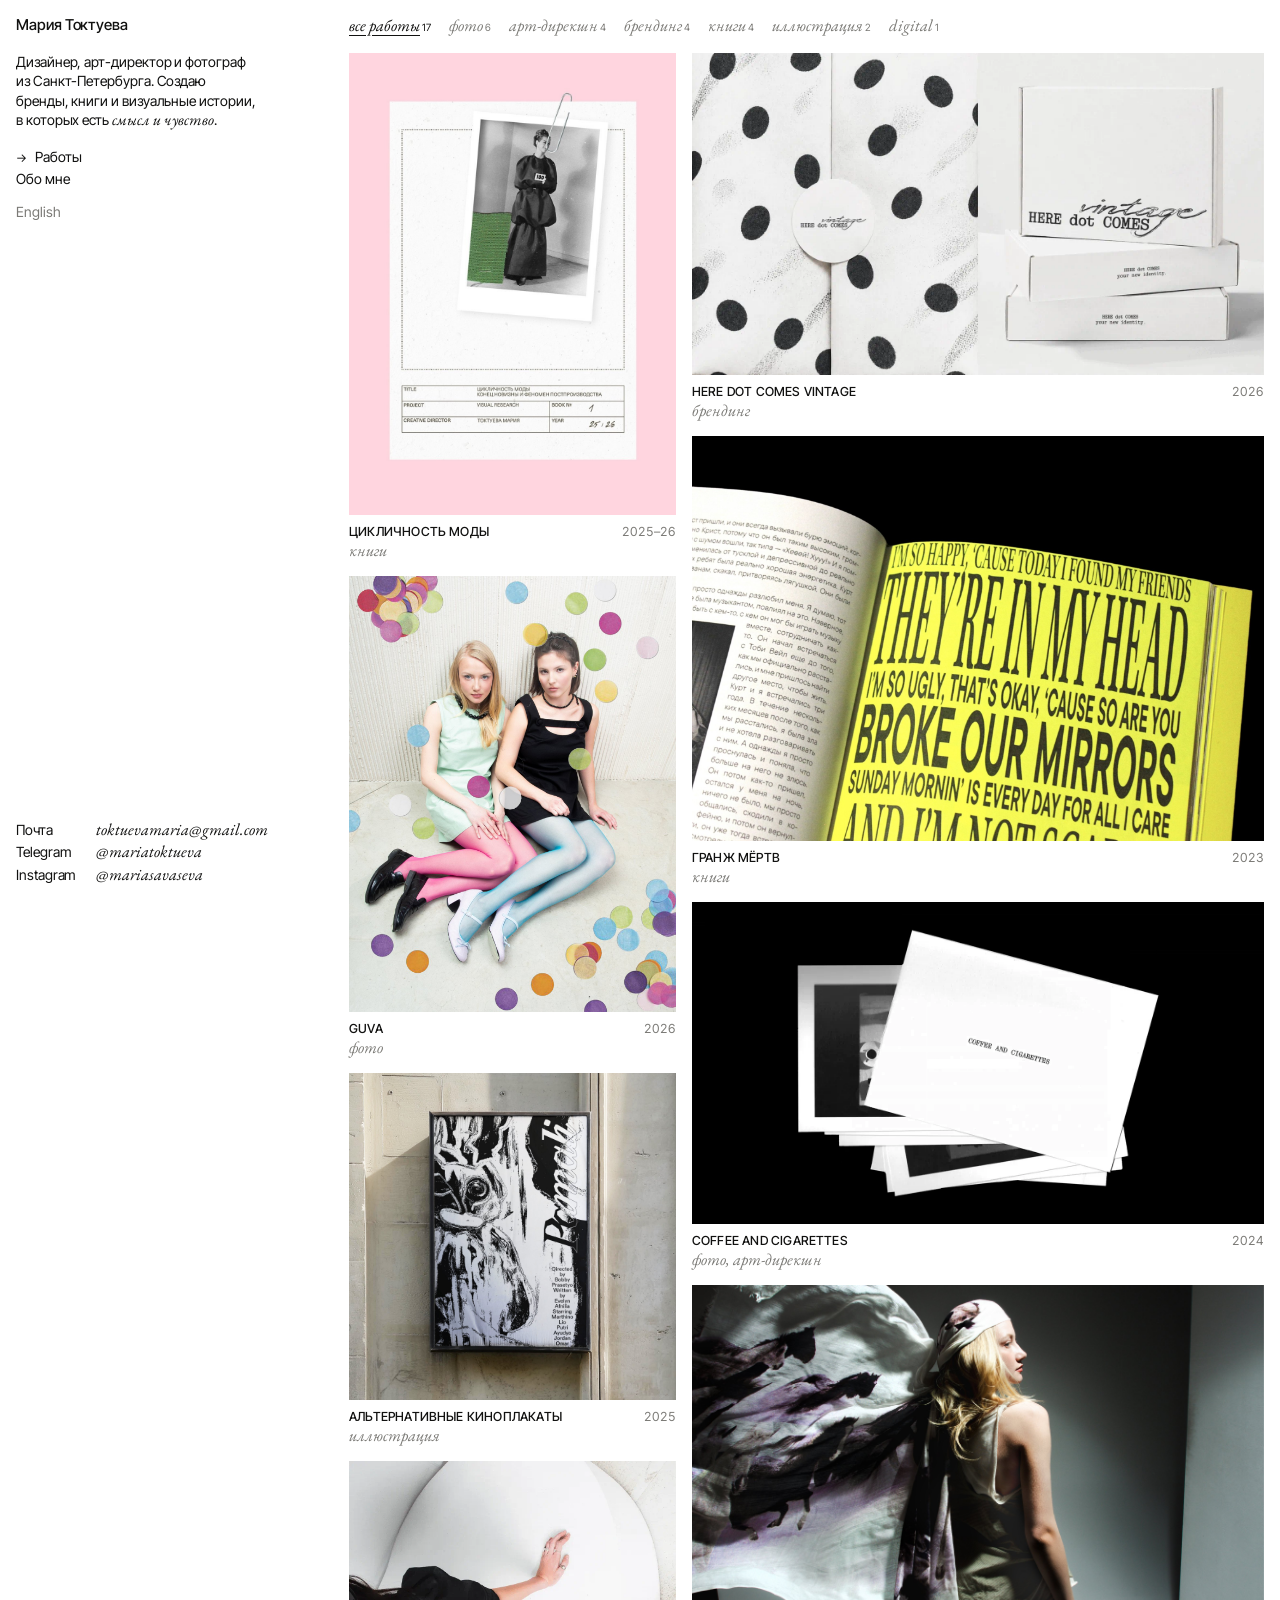
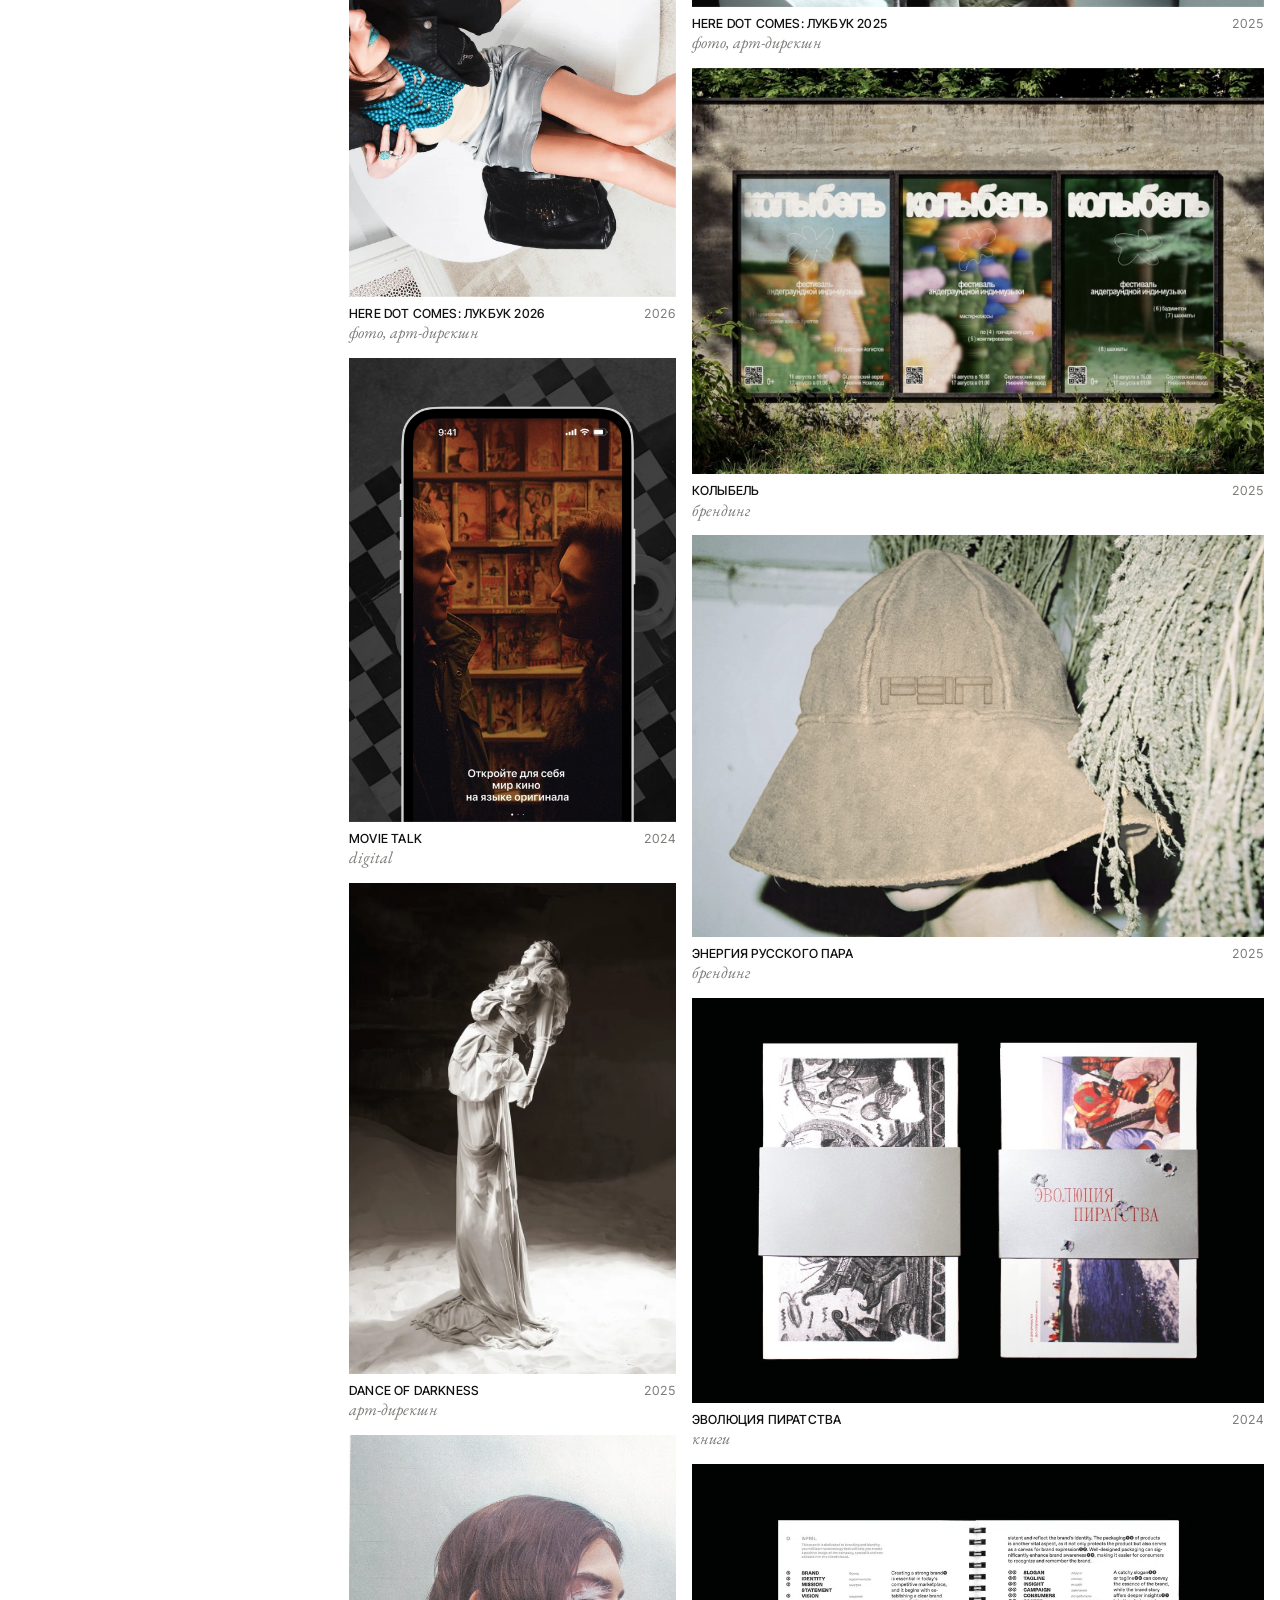
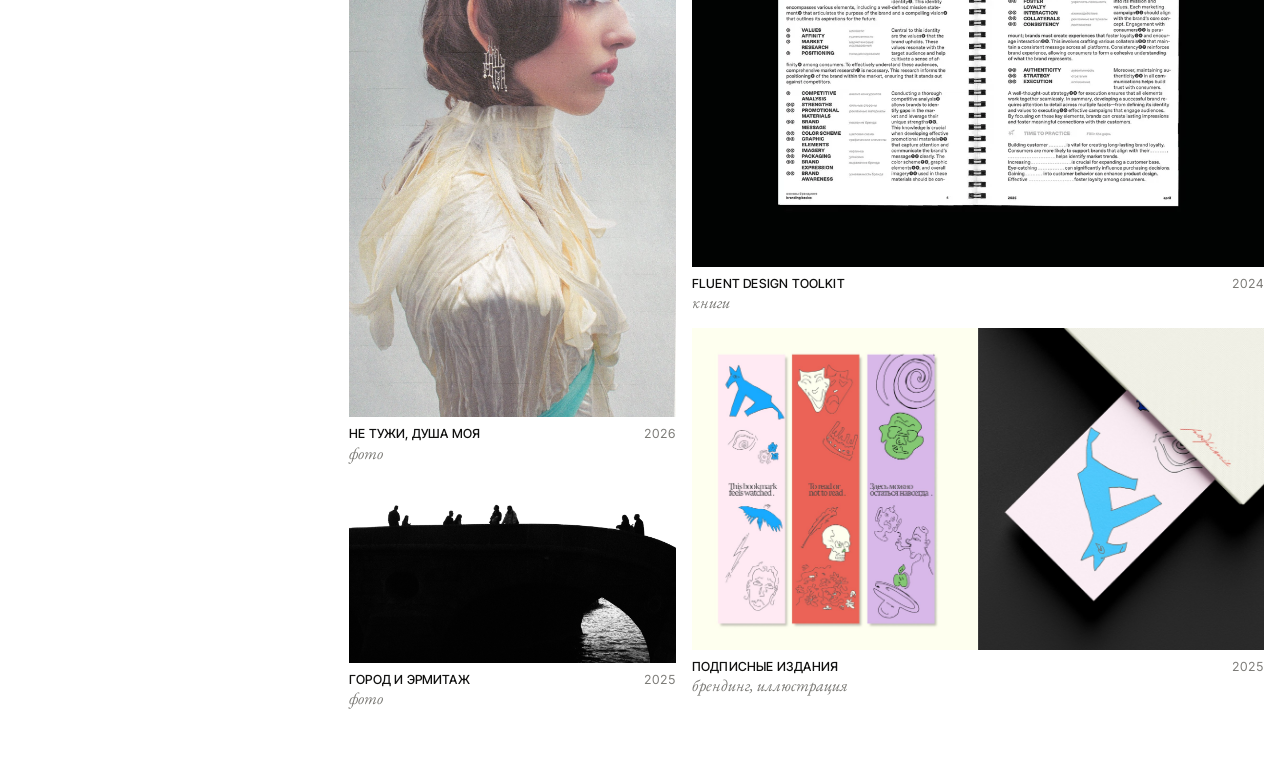
<file: index.html>
<!doctype html>
<html lang="ru">
<head>
<meta charset="utf-8">
<meta name="viewport" content="width=device-width,initial-scale=1,viewport-fit=cover">
<title>Мария Токтуева</title>
<meta name="description" content="Мария Токтуева — графический дизайнер из Санкт-Петербурга. Айдентика, вёрстка книг, арт-дирекшн съёмок и фотография.">
<meta property="og:type" content="website">
<meta property="og:title" content="Мария Токтуева — графический дизайнер">
<meta property="og:description" content="Мария Токтуева — графический дизайнер из Санкт-Петербурга. Айдентика, вёрстка книг, арт-дирекшн съёмок и фотография.">
<meta property="og:image" content="https://toktuevamaria.github.io/og.jpg">
<meta name="twitter:card" content="summary_large_image">
<link rel="alternate" hreflang="ru" href="https://toktuevamaria.github.io/">
<link rel="alternate" hreflang="en" href="https://toktuevamaria.github.io/en.html">
<link rel="icon" href="favicon.svg" type="image/svg+xml">
<link rel="stylesheet" href="styles.css?v=3">
</head>
<body>
<div class="wrap" id="app"></div>
<div class="lb" id="lb" hidden role="dialog" aria-modal="true" aria-label="Просмотр изображения">
  <div class="lb-bar"><span class="it muted" id="lb-count"></span><button type="button" id="lb-close">Закрыть</button></div>
  <div class="lb-stage">
    <button type="button" class="nav-btn prev" id="lb-prev" aria-label="Предыдущее изображение">←</button>
    <div id="lb-img"></div>
    <button type="button" class="nav-btn next" id="lb-next" aria-label="Следующее изображение">→</button>
  </div>
</div>
<script src="data/projects.js"></script>
<script src="data/about.js"></script>
<script src="data/layout.js"></script>
<script src="app.js?v=3"></script>
</body>
</html>
</file>
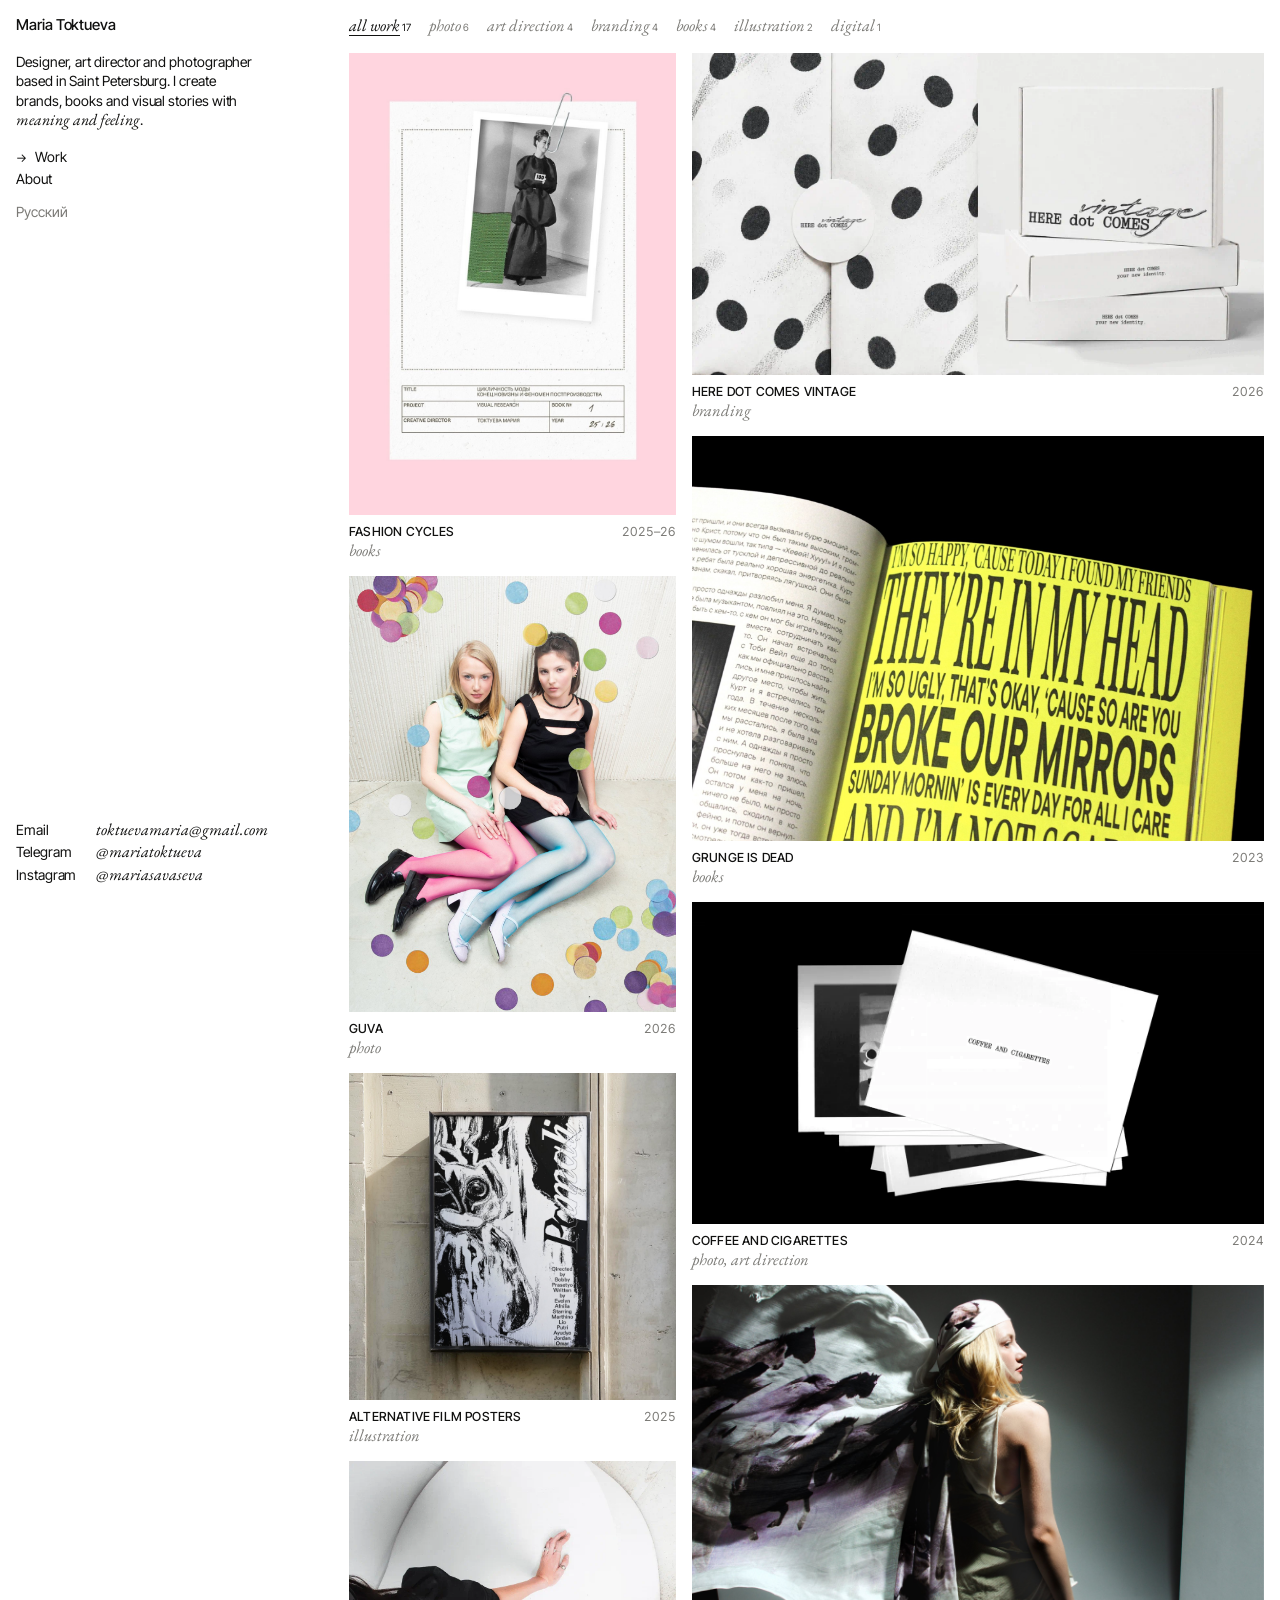
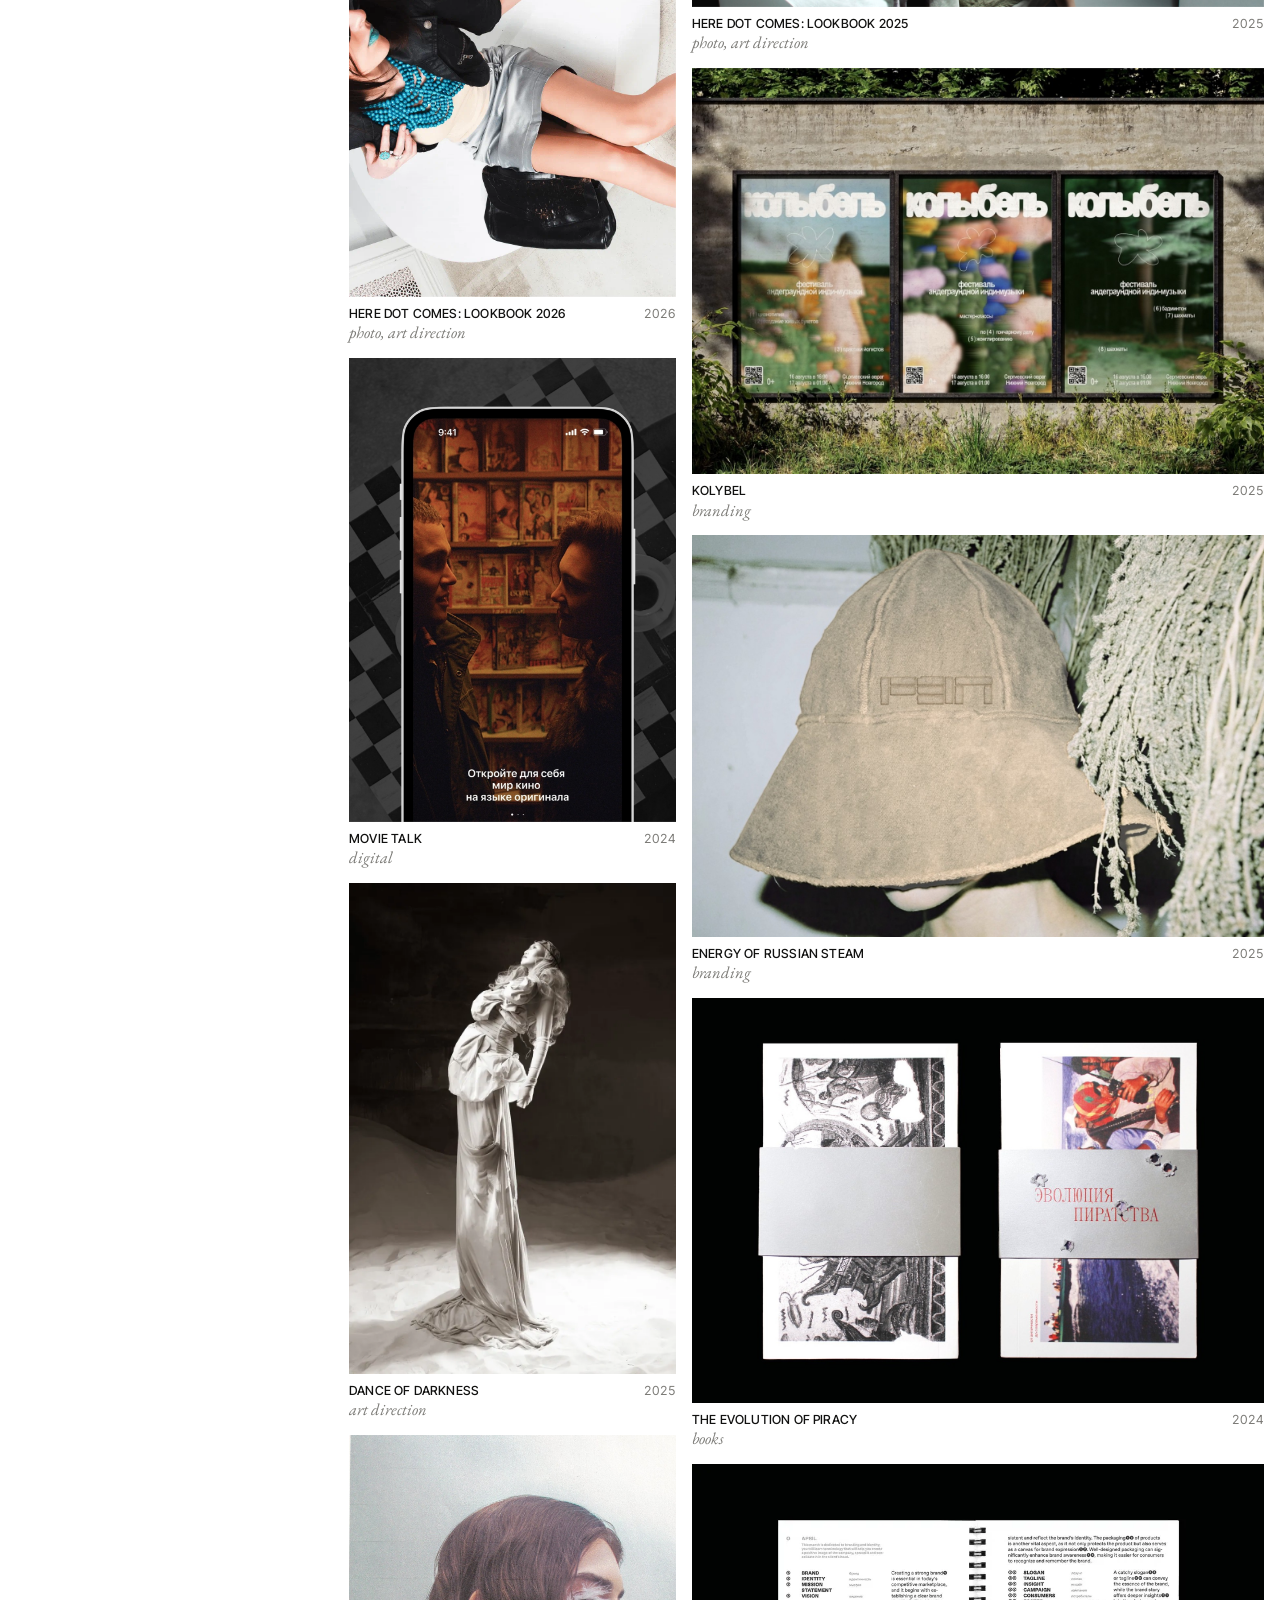
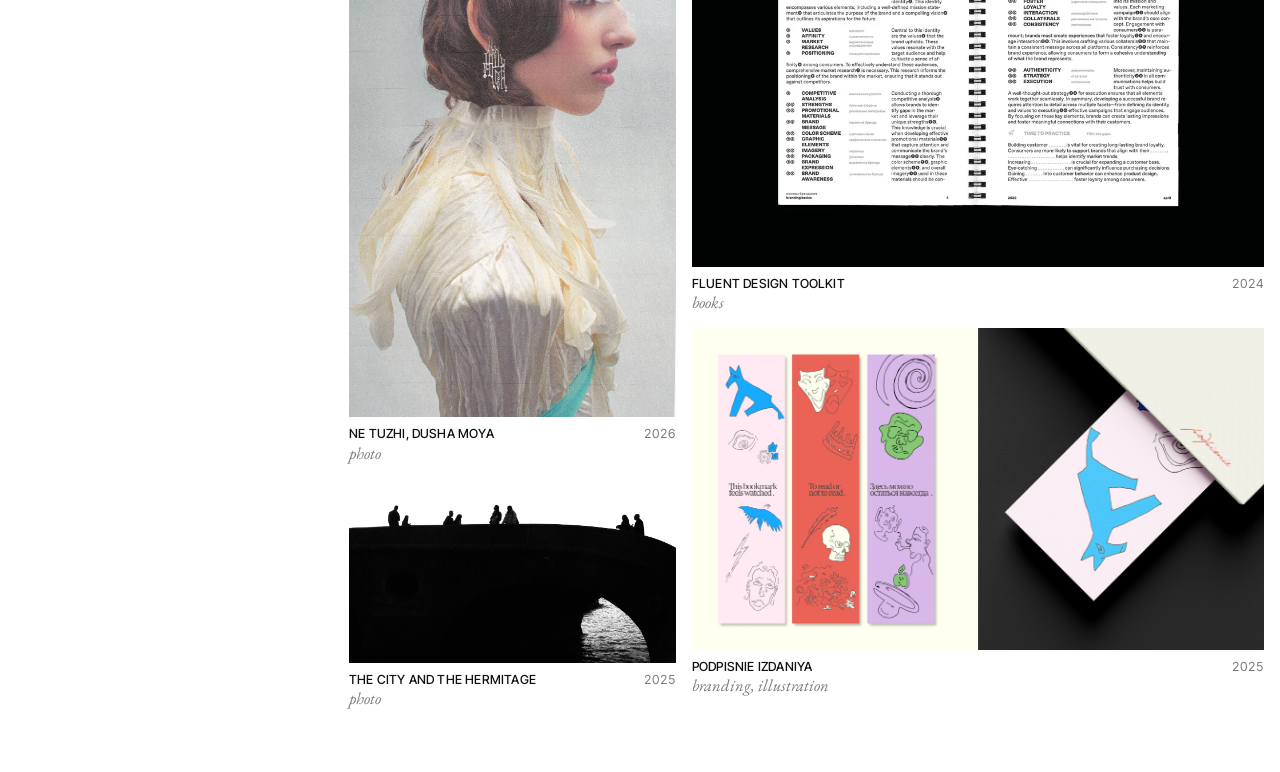
<file: en.html>
<!doctype html>
<html lang="en">
<head>
<meta charset="utf-8">
<meta name="viewport" content="width=device-width,initial-scale=1,viewport-fit=cover">
<title>Maria Toktueva</title>
<meta name="description" content="Maria Toktueva is a graphic designer based in Saint Petersburg. Identity, book design, art direction for shoots and photography.">
<meta property="og:locale" content="en_US">
<meta property="og:type" content="website">
<meta property="og:title" content="Maria Toktueva — graphic designer">
<meta property="og:description" content="Maria Toktueva is a graphic designer based in Saint Petersburg. Identity, book design, art direction for shoots and photography.">
<meta property="og:image" content="https://toktuevamaria.github.io/og.jpg">
<meta name="twitter:card" content="summary_large_image">
<link rel="alternate" hreflang="ru" href="https://toktuevamaria.github.io/">
<link rel="alternate" hreflang="en" href="https://toktuevamaria.github.io/en.html">
<link rel="icon" href="favicon.svg" type="image/svg+xml">
<link rel="stylesheet" href="styles.css?v=3">
</head>
<body>
<div class="wrap" id="app"></div>
<div class="lb" id="lb" hidden role="dialog" aria-modal="true" aria-label="Image viewer">
  <div class="lb-bar"><span class="it muted" id="lb-count"></span><button type="button" id="lb-close">Close</button></div>
  <div class="lb-stage">
    <button type="button" class="nav-btn prev" id="lb-prev" aria-label="Previous image">←</button>
    <div id="lb-img"></div>
    <button type="button" class="nav-btn next" id="lb-next" aria-label="Next image">→</button>
  </div>
</div>
<script src="data/projects.js"></script>
<script src="data/about.js"></script>
<script src="data/layout.js"></script>
<script src="data/en.js?v=1"></script>
<script src="app.js?v=3"></script>
</body>
</html>
</file>
<file: styles.css>
/* Шрифты */
@font-face{font-family:"Inter Tight";src:url(fonts/InterTight.woff) format("woff");font-weight:100 900;font-style:normal;font-display:swap}
@font-face{font-family:"EB Garamond";src:url(fonts/EBGaramond-Italic.woff) format("woff");font-weight:400 800;font-style:italic;font-display:swap}
[hidden]{display:none!important}

/* Three columns. Left = full-height sticky column: name, bio, nav at the top, contacts at the bottom. Centre + right = all projects with filters.
   About page holds the photo, full bio, directions, education, tools and CV. Light-only by design: white page like the references. */
:root{
  --bg:#ffffff;
  --fg:#111110;
  --muted:#7b7a76;
  --line:#e6e5e1;
  --ph-photo:#ecebe7;
  --ph-design:#e9eaeb;
  --ph-ink:#a9a8a3;
  --sans:"Inter Tight", "Helvetica Neue", Arial, system-ui, sans-serif;
  --serif:"EB Garamond", Georgia, "Times New Roman", serif;
  --t-body:14px;
  --t-label:16.5px;
  --t-title:40px;
  --gap:16px;
  color-scheme: light;
}
*{box-sizing:border-box}
@media (prefers-reduced-motion:reduce){*{transition:none!important}}
body{margin:0;background:var(--bg);color:var(--fg);font-family:var(--sans);font-size:var(--t-body);line-height:1.38;letter-spacing:-.005em;
  padding-left:max(16px, env(safe-area-inset-left, 0px));padding-right:max(16px, env(safe-area-inset-right, 0px));padding-block:16px 64px}
a{color:inherit;text-decoration:none}
a:focus-visible,button:focus-visible{outline:2px solid var(--fg);outline-offset:3px}
p{margin:0}
.it{font-family:var(--serif);font-style:italic;font-weight:400;font-size:var(--t-label);letter-spacing:0;line-height:1.15}
.muted{color:var(--muted)}
.lab{display:block;margin-bottom:5px}
ul.plain{list-style:none;margin:0;padding:0;display:flex;flex-direction:column;gap:1px}
.todo{color:var(--muted)}
.wrap{max-width:1680px;margin:0 auto}

/* ---------- placeholder image ---------- */
.ph{position:relative;width:100%;max-width:100%;background:var(--ph-photo);display:grid;place-items:center;overflow:hidden}
.ph.d{background:var(--ph-design)}
.ph span{font-family:var(--serif);font-style:italic;font-size:15px;color:var(--ph-ink);text-align:center;padding:8px}

/* ---------- shared pieces ---------- */
.contacts{display:flex;flex-direction:column;gap:3px}
.contacts .row{display:flex;gap:8px;align-items:baseline;flex-wrap:wrap}
.contacts .k{width:72px;flex:none}
.contacts a:hover .it{text-decoration:underline;text-underline-offset:3px;text-decoration-thickness:1px}
.nav{display:flex;flex-direction:column;gap:2px}
.nav a{display:flex;gap:8px;align-items:baseline;width:max-content}
.nav a[aria-current=page]::before{content:"→";font-size:12px}
.nav a:not([aria-current=page]):hover{color:var(--muted)}
.proto{font-size:12px;color:var(--muted);max-width:30ch}

.filters{display:flex;flex-wrap:wrap;gap:4px 18px;margin:0 0 18px;padding:0;list-style:none}
.filters button{font:inherit;background:none;border:0;padding:0;color:var(--muted);cursor:pointer;display:inline-flex;align-items:baseline;gap:2px}
.filters sup{font-family:var(--sans);font-size:10px;vertical-align:super;line-height:0}
.filters button:hover,.filters button[aria-pressed=true]{color:var(--fg)}
.filters button[aria-pressed=true] .it{text-decoration:underline;text-underline-offset:4px;text-decoration-thickness:1px}

.cols{display:grid;grid-template-columns:repeat(var(--n,2),minmax(0,1fr));gap:var(--gap)}
.col{display:flex;flex-direction:column;gap:var(--gap);min-width:0}
.cols.va{grid-template-columns:minmax(0,4fr) minmax(0,7fr)}
.cols.va .img{object-fit:cover}
.lay{display:flex;flex-wrap:wrap;align-items:baseline;gap:4px 14px;margin:0 0 14px;font-size:12px}
.lay button{font:inherit;background:none;border:0;padding:0;color:var(--muted);cursor:pointer}
.lay button[aria-pressed="true"]{color:var(--fg);text-decoration:underline;text-underline-offset:3px}
.card{display:block;min-width:0}
.card .ph{transition:opacity .25s}
.card:hover .ph{opacity:.82}
.cap{display:flex;justify-content:space-between;gap:12px;margin-top:8px;align-items:baseline}
.cap .t{font-size:12.5px;font-weight:500;text-transform:uppercase;letter-spacing:.015em}
.cap .y{font-size:12.5px;color:var(--muted);font-variant-numeric:tabular-nums}
.card .m{display:block;color:var(--muted);margin-top:1px}

/* ---------- layout A ---------- */
.frame{display:grid;grid-template-columns:minmax(240px,1fr) minmax(0,3fr);gap:var(--gap) 28px}
.side{position:sticky;top:calc(16px + env(safe-area-inset-top, 0px));align-self:start;
  height:calc(100vh - 32px - env(safe-area-inset-top, 0px) - env(safe-area-inset-bottom, 0px));
  display:flex;flex-direction:column;justify-content:space-between;gap:28px;min-width:0;overflow-y:auto;scrollbar-width:none}
.side::-webkit-scrollbar{display:none}
.side .blk{display:flex;flex-direction:column;gap:18px}
.side .name{font-size:15px;font-weight:500;line-height:1.2}
.side .bio{max-width:30ch}
.side .bio .it{font-size:1.14em}
.cv{display:inline-flex;gap:8px;align-items:baseline;padding:8px 16px;border:1px solid var(--fg);border-radius:999px;width:max-content;margin-top:8px}
.cv:hover{background:var(--fg);color:var(--bg)}
.content{min-width:0}

/* ---------- project page (both layouts) ---------- */
.p-head{display:flex;flex-direction:column;gap:18px}
.back{display:inline-flex;gap:6px;width:max-content}
.back:hover{color:var(--muted)}
.p-title{font-size:var(--t-title);line-height:1;letter-spacing:-.03em;font-weight:400;margin:0;text-wrap:balance}
.meta{display:grid;grid-template-columns:minmax(72px,max-content) 1fr;gap:3px 8px;margin:0}
.meta dt{color:var(--muted)}
.meta dd{margin:0}
.p-text{display:flex;flex-direction:column;gap:10px;max-width:34ch}
.gallery{display:grid;grid-template-columns:repeat(2,minmax(0,1fr));gap:var(--gap)}
.gallery .full{grid-column:1/-1}
.gallery button{all:unset;cursor:zoom-in;display:block;min-width:0}
.gallery button:focus-visible{outline:2px solid var(--fg);outline-offset:3px}
.step{grid-column:1/-1;display:grid;grid-template-columns:minmax(0,1fr) minmax(0,1fr);gap:var(--gap);padding-block:26px 6px;border-top:1px solid var(--line);margin-top:10px}
.step h3{margin:0;font-weight:400}
.step p{max-width:52ch}
.pager{display:flex;justify-content:space-between;gap:16px;margin-top:48px;padding-top:14px;border-top:1px solid var(--line)}
.pager a{display:flex;flex-direction:column;gap:2px;min-width:0}
.pager a:last-child{text-align:right;align-items:flex-end}
.pager a:hover .t{color:var(--muted)}
.pager .t{font-size:12.5px;font-weight:500;text-transform:uppercase;letter-spacing:.015em}
.p-foot{color:var(--muted);font-variant-numeric:tabular-nums}

/* ---------- real media ---------- */
.card .img{display:block;width:100%;height:auto;max-width:100%;background:var(--ph-photo)}
.card:hover .img{opacity:.82}
.card .img{transition:opacity .25s}
.media{display:block;width:100%;height:auto;max-width:100%;background:#000}
.p-sub{margin-top:-8px;max-width:28ch}
.toc{grid-column:1/-1;display:grid;grid-template-columns:minmax(0,1fr) minmax(0,1fr);gap:var(--gap);padding-block:34px 30px}
.toc ol{list-style:none;margin:0;padding:0;display:grid;grid-template-columns:3.2em 1fr;gap:3px 10px;font-family:var(--serif);font-size:17px;line-height:1.25}
.toc .n{color:var(--muted);font-variant-numeric:oldstyle-nums}
.toc .ch{font-family:var(--sans);font-size:14px;font-weight:500;text-transform:uppercase;letter-spacing:.015em;padding-top:10px}
.toc .ch.first{padding-top:0}
.toc .n.ch{color:var(--fg)}
.lb-media{display:block;width:100%;height:auto}
@media (max-width:900px){.toc{grid-template-columns:1fr}}

/* ---------- project page, Varvara-style: header on top, free composition on a 12-col grid ---------- */
html{overflow-x:clip}
.ptop{display:flex;justify-content:space-between;align-items:baseline;gap:16px 28px;flex-wrap:wrap}
.ptop .l,.ptop .r{display:flex;gap:6px 22px;align-items:baseline;flex-wrap:wrap}
.ptop .name{font-weight:500}
.ptop a:hover{color:var(--muted)}
.phead{display:grid;grid-template-columns:repeat(12,minmax(0,1fr));gap:28px var(--gap);margin:clamp(48px,8vw,120px) 0 clamp(40px,6vw,88px)}
.phead .ttl{grid-column:1/span 5;display:flex;flex-direction:column;gap:14px}
.phead h1{font-size:clamp(34px,4.4vw,64px);line-height:.95;letter-spacing:-.035em;font-weight:400;margin:0;text-wrap:balance}
.phead .sub{font-size:clamp(17px,1.5vw,21px);max-width:24ch}
.phead .meta{margin-top:10px}
.phead .desc{grid-column:7/span 5;display:flex;flex-direction:column;gap:12px;font-size:16px;line-height:1.42;max-width:46ch}
.comp{--rg:var(--gap);display:grid;grid-template-columns:repeat(12,minmax(0,1fr));column-gap:var(--gap);row-gap:var(--rg);align-items:start}
.comp > *{min-width:0}
.comp .tight{margin-top:calc(28px - var(--rg))}
.comp .end{align-self:end}
.comp .center{align-self:center}
.comp button{all:unset;cursor:zoom-in;display:block;min-width:0}
.comp button:focus-visible{outline:2px solid var(--fg);outline-offset:3px}
.paper .media{background:var(--bg);box-shadow:0 0 0 1px rgba(17,17,16,.07),0 26px 50px -30px rgba(17,17,16,.45)}
.bleed{grid-column:1/-1;width:100vw;margin-left:calc(50% - 50vw)}
.comp .ctoc{display:grid;grid-template-columns:repeat(12,minmax(0,1fr));column-gap:var(--gap);padding-block:clamp(40px,6vw,88px) clamp(24px,3vw,40px)}
.comp .ctoc .lab2{grid-column:1/span 4;display:flex;flex-direction:column;gap:4px}
.comp .ctoc ol{grid-column:5/span 7}
.quote,.chap{padding-block:clamp(48px,7vw,110px) clamp(24px,3vw,40px)}
.comp .ctoc ol{list-style:none;margin:0;padding:0;display:grid;grid-template-columns:3.4em 1fr;gap:3px 10px;font-family:var(--serif);font-size:17px;line-height:1.25}
.quote{grid-column:1/-1;margin:0;font-size:clamp(30px,5vw,80px);line-height:1;letter-spacing:-.035em;font-weight:400;text-wrap:balance}
.quote .it{font-size:1.06em;letter-spacing:-.01em}
.quote .quote-src{display:block;margin-top:18px;font-size:clamp(16px,1.4vw,20px);letter-spacing:0;color:var(--muted)}
.chap{grid-column:1/-1;display:grid;grid-template-columns:repeat(12,minmax(0,1fr));column-gap:var(--gap);row-gap:10px;align-items:baseline}
.chap::before{content:"";grid-column:1/-1;border-top:1px solid var(--line);margin-bottom:6px}
.chap .num{grid-column:1/span 2;font-size:clamp(28px,3vw,44px);line-height:1}
.chap h2{grid-column:3/span 6;margin:0;font-size:clamp(22px,2.2vw,34px);line-height:1.05;letter-spacing:-.025em;font-weight:400;text-wrap:balance}
.chap .subs{grid-column:10/span 3;color:var(--muted)}
.chap.plain h2{grid-column:1/span 6}
.chap .ctext{grid-column:7/span 5;display:flex;flex-direction:column;gap:10px;font-size:16px;line-height:1.42;letter-spacing:-.005em;max-width:46ch}

/* Правый текстовый блок начинается на уровне верха строчных букв заголовка (x-height), а не заглавных.
   Метрики Inter Tight: x-height .547em, cap-height .734em, ascent .969em, descent .241em. */
.phead .desc{margin-top:calc(clamp(34px,4.4vw,64px) * .2921 - 5.43px)}
.chap .ctext{align-self:start;margin-top:calc(clamp(22px,2.2vw,34px) * .3421 - 5.43px)}
@media (max-width:760px){.phead .desc,.chap .ctext{margin-top:0}}
.flip{grid-column:1/-1;display:flex;flex-direction:column;gap:12px;outline:none}
.flip-stage{position:relative;background:var(--ph-photo);display:grid;place-items:center;padding:clamp(16px,4vw,56px);user-select:none}
.flip-stage img{display:block;width:auto;height:auto;max-width:100%;max-height:min(78vh,1000px);box-shadow:0 1px 0 rgba(17,17,16,.06),0 22px 44px -26px rgba(17,17,16,.5)}
.flip-hit{position:absolute;top:0;bottom:0;width:50%;background:none;border:0;padding:0;cursor:pointer}
.flip-hit.prev{left:0;cursor:w-resize}.flip-hit.next{right:0;cursor:e-resize}
.flip-hit:focus-visible{outline:2px solid var(--fg);outline-offset:-4px}
.flip-bar{display:flex;justify-content:space-between;align-items:baseline;gap:16px}
.flip-bar .arrows{display:flex;gap:18px}
.flip-bar button{font:inherit;background:none;border:0;padding:0;cursor:pointer;color:var(--fg)}
.flip-bar button:disabled{color:var(--muted);cursor:default}
.flip-count{font-variant-numeric:tabular-nums;color:var(--muted)}
.flip-strip{display:flex;gap:8px;overflow-x:auto;padding-bottom:6px;scrollbar-width:thin}
.flip-strip button{flex:none;width:auto;background:none;border:0;padding:0;cursor:pointer;display:flex;flex-direction:column;gap:4px;color:var(--muted);text-align:left}
.flip-strip img{display:block;height:clamp(70px,7vw,100px);width:auto;opacity:.55;transition:opacity .2s;outline:1px solid var(--line)}
.flip-strip button:hover img,.flip-strip button[aria-current=true] img{opacity:1}
.flip-strip button[aria-current=true]{color:var(--fg)}
.flip-strip button[aria-current=true] img{outline:1px solid var(--fg)}
.flip-strip span{font-size:12px;font-variant-numeric:tabular-nums}
:root{--spread-bg:#0c0c0c}
.spread{background:var(--spread-bg);aspect-ratio:1800/1270;display:grid;place-items:center}
.spread > button{width:80%}
.vswitch{position:fixed;right:calc(16px + env(safe-area-inset-right, 0px));bottom:calc(16px + env(safe-area-inset-bottom, 0px));z-index:40;display:flex;gap:2px;padding:3px;background:var(--fg);border-radius:999px;box-shadow:0 4px 18px rgba(0,0,0,.14)}
.vswitch button{font:inherit;font-size:12.5px;border:0;background:none;color:var(--bg);padding:6px 12px;border-radius:999px;cursor:pointer;opacity:.65}
.vswitch button[aria-pressed=true]{background:var(--bg);color:var(--fg);opacity:1}
.pp{grid-column:1/-1;display:grid;grid-template-columns:5fr 7fr;gap:var(--gap)}
.pp > div{min-width:0}
@media (min-width:761px){
  .pp .mk{position:relative;overflow:hidden}
  .pp .mk > button{position:absolute;inset:0}
  .pp .mk .media{height:100%;aspect-ratio:auto!important;object-fit:cover}
}
@media (max-width:760px){.pp{grid-template-columns:1fr}}
.erow{grid-column:1/-1;display:flex;gap:var(--gap);align-items:flex-start}
.erow > div{min-width:0}
.erow.join{gap:0}
@media (max-width:760px){.erow{flex-direction:column}.erow > div{flex:none!important;width:100%}.erow.join{flex-direction:row}.erow.join > div{flex:1 1 0!important;width:auto}}
.scr{grid-column:1/-1;display:grid;grid-template-columns:repeat(var(--c,5),minmax(0,1fr));gap:var(--gap)}
.scr .media{background:transparent}
.vs{grid-column:1/-1;display:grid;grid-template-columns:minmax(0,1fr) minmax(0,2fr);gap:var(--gap);align-items:center}
.vs.r{grid-template-columns:minmax(0,2fr) minmax(0,1fr)}.vs.r .vs-v{order:2}
.vs-g{display:flex;flex-wrap:wrap;justify-content:center;gap:var(--gap)}.vs-g > div{width:calc((100% - 2*var(--gap))/3)}
.vs.v4{grid-template-columns:minmax(0,3fr) minmax(0,4fr)}.vs.v4.r{grid-template-columns:minmax(0,4fr) minmax(0,3fr)}.vs-g.n4 > div{width:calc((100% - var(--gap))/2)}
.vs .media,.phone .media{background:transparent}
.vs.hd{border-top:1px solid var(--line);padding-top:16px;margin-top:clamp(48px,7vw,110px)}
.vs-r{display:flex;flex-direction:column;justify-content:space-between;gap:28px;min-width:0;align-self:stretch}
.vs-t h2{margin:0 0 14px;font-size:clamp(22px,2.2vw,34px);line-height:1.05;letter-spacing:-.025em;font-weight:400}
.vs-t .ctext{display:flex;flex-direction:column;gap:10px;font-size:16px;line-height:1.42;max-width:46ch}
.vs-t .ctext p{margin:0}
@media (max-width:760px){.vs,.vs.r{grid-template-columns:1fr}.vs.r .vs-v{order:0}.vs-v{width:72%;margin:0 auto}.vs-g > div{width:calc((100% - var(--gap))/2)}.vs.v4,.vs.v4.r{grid-template-columns:1fr}}
@media (max-width:760px){.scr{grid-template-columns:repeat(2,minmax(0,1fr))}}
.trio{grid-column:1/-1;display:grid;grid-template-columns:repeat(12,minmax(0,1fr));column-gap:var(--gap)}
.trio figure{margin:0;display:flex;flex-direction:column;gap:8px}
.trio figure:nth-child(1){grid-column:2/span 3}
.trio figure:nth-child(2){grid-column:6/span 3;margin-top:clamp(40px,8vw,120px)}
.trio figure:nth-child(3){grid-column:10/span 3}
.trio figcaption{color:var(--muted)}
.pnav{margin-top:clamp(80px,10vw,160px)}
@media (max-width:760px){
  .phead .ttl,.phead .desc{grid-column:1/-1}
  .comp > *:not(.bleed):not(.trio){grid-column:1/-1!important}
  .comp .tight{margin-top:calc(16px - var(--rg))}
  .trio{column-gap:10px}
  .trio figure:nth-child(1){grid-column:1/span 4}
  .trio figure:nth-child(2){grid-column:5/span 4;margin-top:32px}
  .trio figure:nth-child(3){grid-column:9/span 4}
  .quote{font-size:30px}
  .chap .num{grid-column:1/span 2}
  .chap h2{grid-column:3/-1}
  .chap .subs{grid-column:3/-1}
  .comp .ctoc .lab2,.comp .ctoc ol{grid-column:1/-1}
  .chap.plain h2,.chap .ctext{grid-column:1/-1}
  .comp .ctoc ol{margin-top:14px}
}

/* ---------- about ---------- */
.about{display:grid;grid-template-columns:minmax(0,1fr) minmax(0,1fr);gap:var(--gap) 28px;align-items:start}
.me{display:block;width:100%;height:auto}
.long{display:flex;flex-direction:column;gap:12px;max-width:none;font-size:16px;line-height:1.4}
.long .it{font-size:1.12em}
.facts2{grid-column:1/-1;display:grid;grid-template-columns:repeat(4,minmax(0,1fr));align-items:start;gap:26px 28px;padding-top:22px;border-top:1px solid var(--line)}

/* «Обо мне» на компьютере: страница ровно в высоту экрана, нижний блок прижат к низу, фото подстраивается */
@media (min-width:1101px) and (min-height:640px){
  body:has(.about){padding-bottom:16px}
  .about{height:calc(100vh - 32px - env(safe-area-inset-top, 0px) - env(safe-area-inset-bottom, 0px));height:calc(100dvh - 32px - env(safe-area-inset-top, 0px) - env(safe-area-inset-bottom, 0px));grid-template-rows:minmax(0,1fr) auto}
  .about .me{height:100%;width:100%;aspect-ratio:auto!important;object-fit:cover;object-position:50% 35%}
  .about .long{max-height:100%;overflow-y:auto;scrollbar-width:thin}
}

/* ---------- lightbox ---------- */
.lb{position:fixed;inset:0;background:var(--bg);z-index:50;display:grid;grid-template-rows:auto 1fr;padding-top:calc(14px + env(safe-area-inset-top, 0px));padding-bottom:calc(14px + env(safe-area-inset-bottom, 0px));padding-left:max(16px, env(safe-area-inset-left, 0px));padding-right:max(16px, env(safe-area-inset-right, 0px))}
.lb-bar{display:flex;justify-content:space-between;align-items:baseline}
.lb-bar button{font:inherit;background:none;border:0;padding:4px 0;cursor:pointer;color:var(--fg)}
.lb-stage{display:grid;grid-template-columns:1fr auto 1fr;align-items:center;min-height:0}
.lb-stage .nav-btn{font:inherit;background:none;border:0;cursor:pointer;height:100%;color:var(--muted);font-size:20px;width:100%}
.lb-stage .nav-btn:hover{color:var(--fg)}
.lb-stage .prev{text-align:left;cursor:w-resize}
.lb-stage .next{text-align:right;cursor:e-resize}

@media (max-width:1100px){
  .facts2{grid-template-columns:repeat(2,minmax(0,1fr))}
}
@media (max-width:900px){
  .frame{grid-template-columns:1fr}
  .side{position:static;height:auto;overflow:visible;gap:22px}
  .about{grid-template-columns:1fr}
  .step{grid-template-columns:1fr}
  .cols{--n:2!important}
  :root{--t-title:32px}
}
@media (max-width:560px){
  .cols{--n:1!important}
  .gallery{grid-template-columns:1fr}
  .filters{flex-wrap:nowrap;overflow-x:auto;padding-bottom:4px;scrollbar-width:none}
  .filters li{flex:none}
  .facts2{grid-template-columns:1fr}
}
video::-webkit-media-controls,video::-webkit-media-controls-start-playback-button,video::-webkit-media-controls-overlay-play-button{display:none!important;-webkit-appearance:none;opacity:0}
.nav .lang{margin-top:12px;color:var(--muted)}
.nav .lang:hover{color:var(--fg,inherit)}
.ptop .lang{color:var(--muted)}
</file>
